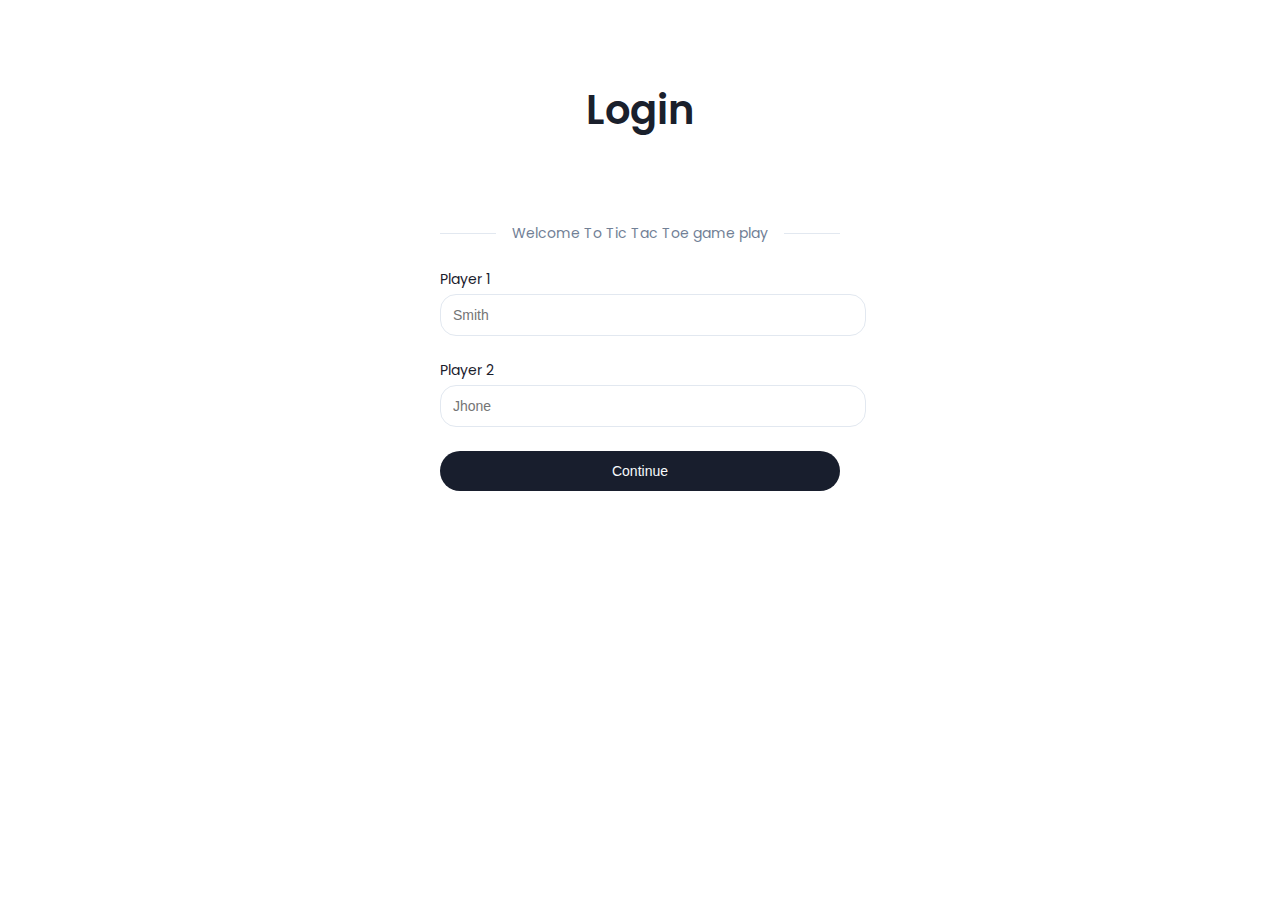
<file: View/index.html>
<!DOCTYPE html>
<html lang="en">
<head>
    <meta charset="UTF-8">
    <link rel="stylesheet" href="../Style/index.css">
    <title>Tic Tac Toe</title>
</head>
<body>
<div class="page-login">
    <div class="container">
        <h2 class="heading">Login</h2>
        <div class="login-options">

            <div class="divider">
                <span class="or">Welcome To Tic Tac Toe game play</span>
                <div class="line"></div>
            </div>
            <form class="login-form" id="form" action="home.html">
                <label>
                    <span>Player 1</span>
                    <input id="player_one" type="text" placeholder="Smith">
                    <span id="error_message" style="color: red; font-size: 11px" class="error_message"></span>
                </label>
                <label>
                    <span>Player 2</span>
                    <input id="player_two" type="text" placeholder="Jhone">
                    <span id="error_message_two" style="color: red; font-size: 11px" class="error_message"></span>

                </label>
                <button type="submit" onclick="validation_form()" class="login-button">Continue</button>
            </form>

        </div>
    </div>
</div>

<script src="../js/jeux.js"></script>
</body>
</html>
</file>
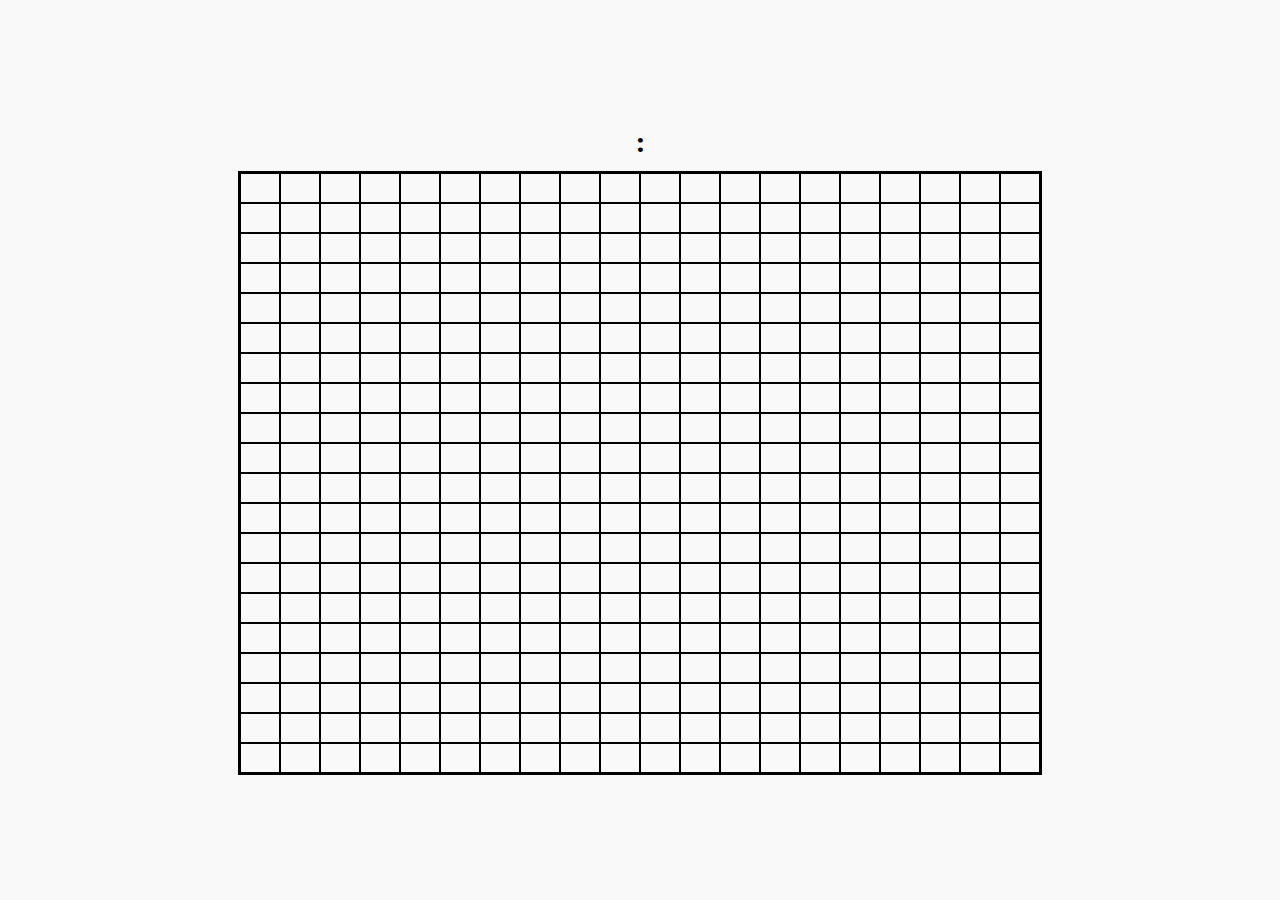
<file: View/home.html>
<!DOCTYPE html>
<html lang="en">
<head>
    <meta charset="UTF-8">
    <link rel="stylesheet" href="../Style/style.css">
    <title>Tic Tac Toe</title>
</head>
<body>
<div class="overlay" id="overlay">
    <div class="popup" >


        <div>
            <span id="winner"></span>
        </div>

        <div class="buttons">
            <button id="playAgain">Play Again</button>
            <button id="historique">Historique</button>
            <a href="index.html">Reset</a>
        </div>
    </div>
</div>
<div class="container" id="container">
    <div class="header">
        <div class="playerOne">
            <span id="player_one"></span>
            <div class="thinking"></div>
        </div>
        <div class="score">
            <span id="score"><span id="scorePlayerOne"></span>:<span id="scorePlayerTwo"></span></span>
        </div>
        <div class="playerTwo">
            <span id="player_two"></span>
            <div class="thinking"></div>
        </div>
    </div>

    <div class="table-container">
        <div class="table">
            <div class="row">

            </div>
        </div>
    </div>
</div>

<main id="overlayHistory" class="overlayHistory">
    <div class="popup">
        <div class="close">
            <button id="closeBtn">x</button>
        </div>
        <div id="history"></div>
    </div>
</main>

<script src="../js/jeux.js"></script>


</body>
</html>
</file>
<file: Style/index.css>
@import url('https://fonts.googleapis.com/css2?family=Poppins:ital,wght@0,100;0,200;0,300;0,400;0,500;0,600;0,700;0,800;0,900;1,100;1,200;1,300;1,400;1,500;1,600;1,700;1,800;1,900&display=swap');


.page-login {
    margin-bottom: 6rem;
    font-family: "Poppins", sans-serif;

}

.container {
    max-width: 400px;
    margin: 0 auto;
    padding: 0 1rem;
}

.heading {
    margin: 5rem 0;
    font-size: 2.5rem;
    font-weight: 600;
    text-align: center;
    color: #1a202c;
}

.login-options {
    display: grid;
    gap: 1.5rem;
}



.divider {
    position: relative;
    text-align: center;
}

.or {
    position: relative;
    z-index: 1;
    background-color: white;
    padding: 0 1rem;
    font-size: 0.875rem;
    color: #718096;
}

.line {
    position: absolute;
    top: 50%;
    left: 0;
    right: 0;
    height: 1px;
    background-color: #e2e8f0;
}

.login-form {
    display: grid;
    gap: 1.5rem;
}

.login-form label {
    display: block;
}

.login-form span {
    display: flex;
    justify-content: space-between;
    align-items: center;
    font-size: 0.875rem;
    color: #1a202c;
}

.login-form input {
    width: 100%;
    padding: 0.75rem;
    margin-top: 0.25rem;
    border-radius: 1rem;
    border: 1px solid #e2e8f0;
    font-size: 0.875rem;
    background-color: white;
}

.login-form input:focus {
    border-color: #60a5fa;
    outline: none;
    box-shadow: 0 0 0 3px rgba(96, 165, 250, 0.5);
}

.login-button {
    display: inline-flex;
    justify-content: center;
    align-items: center;
    padding: 0.75rem 1.5rem;
    border-radius: 1.5rem;
    font-size: 0.875rem;
    font-weight: 500;
    border: none;
    background-color: #181E2D;
    color: #f7fafc;
*{
    font-family: "Poppins", sans-serif;
}
    cursor: pointer;
    transition: background-color 0.2s;
}

.login-button:hover {
    background-color: #111721;
}

.signup-link {
    display: block;
    text-align: center;
    font-size: 0.875rem;
    color: #4a5568;
}

.signup-link a {
    font-weight: 600;
    text-decoration: underline;
}
</file>
<file: Style/style.css>
@import url('https://fonts.googleapis.com/css2?family=Poppins:ital,wght@0,100;0,200;0,300;0,400;0,500;0,600;0,700;0,800;0,900;1,100;1,200;1,300;1,400;1,500;1,600;1,700;1,800;1,900&display=swap');

*{
    font-family: "Poppins", sans-serif;
}


body {
    display: flex;
    justify-content: center;
    align-items: center;
    height: 100vh;
    margin: 0;
    background-color: #f9f9f9;
}

.container {
    text-align: center;
    width: 100%;
    max-width: 600px;
}

.header {
    display: flex;
    justify-content: space-between;
    align-items: center;
    margin-bottom: 10px;
    padding: 0 10px;
}

.playerOne, .playerTwo {
    display: flex;
    align-items: center;
    font-size: 18px;
    font-weight: bold;
}


.score {
    font-size: 24px;
    font-weight: bold;
}

.table-container {
    display: flex;
    justify-content: center;
    align-items: center;
}

.table {
    display: flex;
    align-items: center;
    justify-content: center;
}

.row{
    display: grid;
    grid-template-columns: repeat(20, auto);
    width: fit-content;
    border: 2px solid black;
}

.cell {
    width: 40px;
    height: 30px;
    display: flex;
    justify-content: center;
    align-items: center;
    cursor: pointer;
    font-weight: bold;
    border: 1px solid #000;
    box-sizing: border-box;
}


.cell:hover {
    background-color: #dcdcdc;
}



.player_vs_player{
    display: flex;
    align-content: center;
    justify-content: center;
    align-items: center;
    gap: 5rem;
}



.overlay{
    position: fixed;
    top: 0;
    bottom: 0;
    left: 0;
    right: 0;
    background: rgba(0, 0, 0, 0.7);
    height: 100%;
    transition: opacity 500ms;
    visibility: hidden;
    opacity: 0;
}



.popup{
    margin: 70px auto;
    padding: 20px;
    background: #ffff;
    border-radius: 5px;
    width: 30%;
    height: 30%;
    position: relative;
    transition: all 5s ease-in-out;
    color: black;
    box-shadow: rgba(0, 0, 0, 0.1) 0px 4px 12px;
}

.close{
    display: flex;
    justify-content: flex-end;
}

.buttons{
    position: absolute;
    bottom: 10px;
    left: 0;
    right: 0;
    display: flex;
    justify-content: center;
    gap: 10px;
}

.buttons button{
    border: 1px solid #1a202c ;
    background-color: #111721;
    color: #fff;
    padding:5px 10px;
    border-radius: 5px;
    cursor: pointer;
}

.buttons a{
    color: #111721;
}

.overlayHistory{
    position: fixed;
    top: 0;
    bottom: 0;
    left: 0;
    right: 0;
    background: rgba(0, 0, 0, 0.7);
    height: 100%;
    transition: opacity 500ms;
    visibility: hidden;
    opacity: 0;
}
</file>
